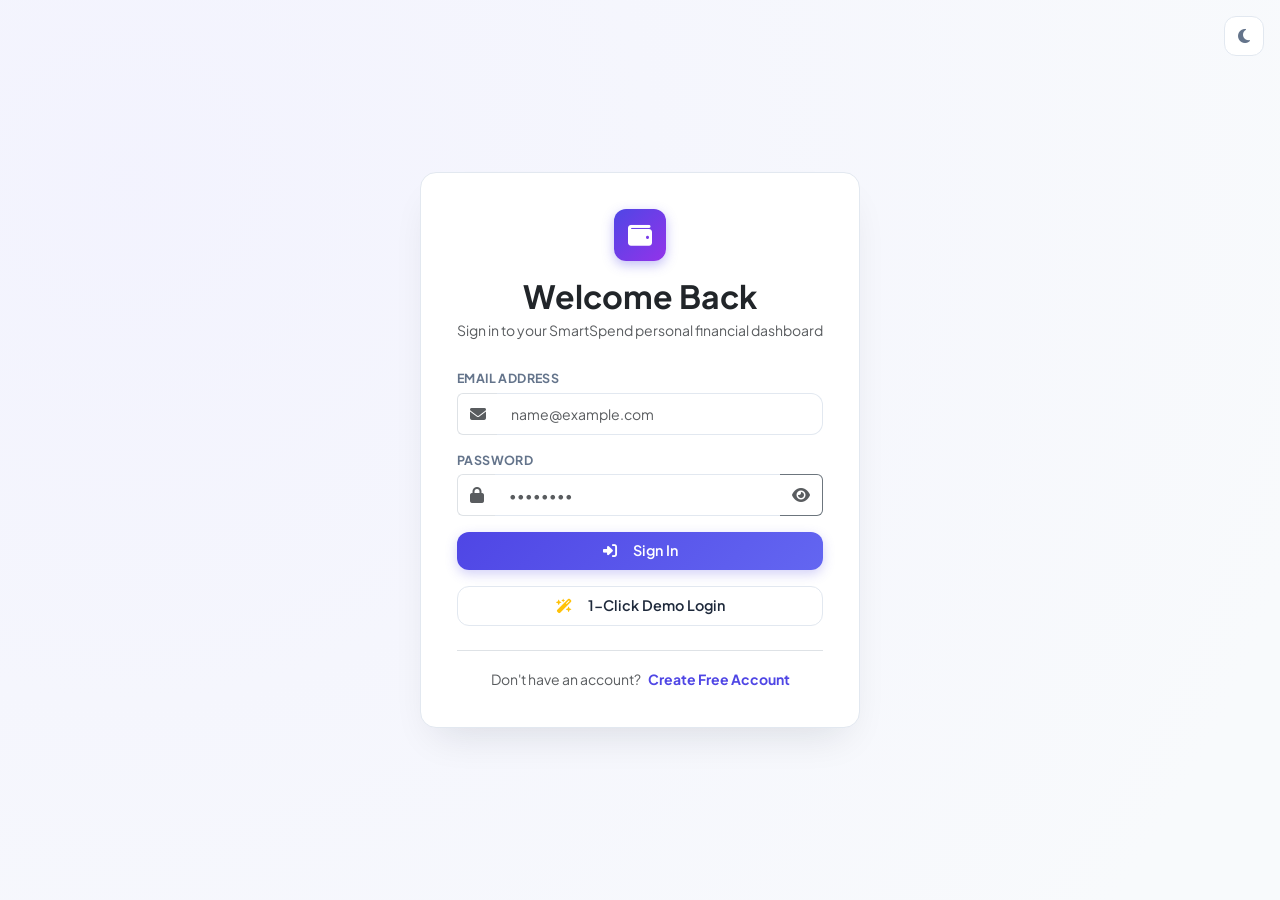
<file: frontend/budgets.html>
<!DOCTYPE html>
<html lang="en">
<head>
    <meta charset="UTF-8">
    <meta name="viewport" content="width=device-width, initial-scale=1.0">
    <title>Budgets — SmartSpend</title>
    <link rel="icon" type="image/svg+xml" href="data:image/svg+xml,<svg xmlns='http://www.w3.org/2000/svg' viewBox='0 0 24 24' fill='%234f46e5'><path d='M12 2C6.48 2 2 6.48 2 12s4.48 10 10 10 10-4.48 10-10S17.52 2 12 2zm1 14h-2v-2h2v2zm0-4h-2V7h2v5z'/></svg>">
    
    <!-- Google Fonts -->
    <link rel="preconnect" href="https://fonts.googleapis.com">
    <link rel="preconnect" href="https://fonts.gstatic.com" crossorigin>
    <link href="https://fonts.googleapis.com/css2?family=Plus+Jakarta+Sans:wght@400;500;600;700;800&family=Inter:wght@400;500;600;700&display=swap" rel="stylesheet">
    
    <!-- Bootstrap 5 CSS -->
    <link href="https://cdn.jsdelivr.net/npm/bootstrap@5.3.3/dist/css/bootstrap.min.css" rel="stylesheet">
    
    <!-- Font Awesome 6 Icons -->
    <link href="https://cdnjs.cloudflare.com/ajax/libs/font-awesome/6.5.1/css/all.min.css" rel="stylesheet">
    
    <!-- Custom CSS -->
    <link rel="stylesheet" href="css/style.css">
</head>
<body>

    <!-- Left Sidebar -->
    <aside class="sidebar">
        <div class="sidebar-brand">
            <div class="brand-icon">
                <i class="fa-solid fa-wallet"></i>
            </div>
            <div class="brand-text">
                <h2>SmartSpend</h2>
                <span>Track Smarter. Spend Better.</span>
            </div>
        </div>

        <nav class="sidebar-nav">
            <div class="nav-section-title">Menu</div>
            <a href="index.html" class="sidebar-link">
                <i class="fa-solid fa-chart-pie"></i>
                <span>Dashboard</span>
            </a>
            <a href="transactions.html" class="sidebar-link">
                <i class="fa-solid fa-arrow-right-arrow-left"></i>
                <span>Transactions</span>
            </a>
            <a href="budgets.html" class="sidebar-link active">
                <i class="fa-solid fa-bullseye"></i>
                <span>Budgets</span>
            </a>
            <a href="reports.html" class="sidebar-link">
                <i class="fa-solid fa-chart-line"></i>
                <span>Reports & Analytics</span>
            </a>

            <div class="nav-section-title mt-4">System</div>
            <a href="settings.html" class="sidebar-link">
                <i class="fa-solid fa-sliders"></i>
                <span>Settings</span>
            </a>
        </nav>

        <div class="sidebar-footer">
            <div class="user-badge">
                <div class="user-avatar" id="userAvatar">SS</div>
                <div class="user-info">
                    <div class="user-name" id="userName">Alex Morgan</div>
                    <div class="user-role" id="userEmail">demo@smartspend.com</div>
                </div>
            </div>
            <button type="button" class="btn btn-logout w-100 d-flex align-items-center justify-content-center gap-2" id="btnLogout" title="Sign out of your account">
                <i class="fa-solid fa-arrow-right-from-bracket"></i>
                <span>Logout</span>
            </button>
        </div>
    </aside>

    <!-- Main Content Area -->
    <div class="main-wrapper">
        <!-- Top Sticky Header -->
        <header class="top-navbar">
            <div class="d-flex align-items-center gap-3">
                <button type="button" class="mobile-nav-toggle" id="mobileNavToggle" aria-label="Toggle navigation">
                    <i class="fa-solid fa-bars"></i>
                </button>
                <div class="page-title">
                    <h1>Monthly Budgets</h1>
                    <p>Set spending caps by category and track utilization progress</p>
                </div>
            </div>

            <div class="nav-actions">
                <!-- Month & Year Selector -->
                <div class="d-flex align-items-center gap-2">
                    <select id="budgetMonthSelect" class="form-select form-select-custom form-select-sm" style="width: 130px;">
                        <option value="1">January</option>
                        <option value="2">February</option>
                        <option value="3">March</option>
                        <option value="4">April</option>
                        <option value="5">May</option>
                        <option value="6">June</option>
                        <option value="7">July</option>
                        <option value="8">August</option>
                        <option value="9">September</option>
                        <option value="10">October</option>
                        <option value="11">November</option>
                        <option value="12">December</option>
                    </select>
                    <select id="budgetYearSelect" class="form-select form-select-custom form-select-sm" style="width: 100px;">
                        <option value="2026">2026</option>
                        <option value="2025">2025</option>
                    </select>
                </div>

                <button type="button" class="btn-icon theme-toggle-btn" title="Toggle Light/Dark Theme">
                    <i class="fa-solid fa-moon"></i>
                </button>

                <button type="button" class="btn btn-primary-custom btn-sm" id="btnOpenAddBudget">
                    <i class="fa-solid fa-plus"></i>
                    <span>Set Budget</span>
                </button>
            </div>
        </header>

        <!-- Body Content -->
        <main class="content-body">
            <!-- Overall Monthly Budget Summary Banner -->
            <div class="card-custom mb-4" id="overallBudgetCard">
                <div class="card-header-custom">
                    <div>
                        <h4 class="fw-bold mb-1" id="overallBudgetTitle">Budget Overview for October 2026</h4>
                        <span class="small text-muted">Tracking total planned expenses vs actual spend</span>
                    </div>
                    <span class="badge badge-custom" id="overallBudgetBadge">Calculating...</span>
                </div>

                <div class="progress-custom mb-3" style="height: 14px;">
                    <div id="overallProgressBar" class="progress-bar-custom progress-normal" style="width: 0%;"></div>
                </div>

                <div class="row g-3 text-center text-sm-start">
                    <div class="col-6 col-md-3">
                        <small class="text-muted d-block">Total Budget</small>
                        <span class="fs-5 fw-bold text-dark" id="overallTotalLimit">₹0.00</span>
                    </div>
                    <div class="col-6 col-md-3">
                        <small class="text-muted d-block">Total Spent</small>
                        <span class="fs-5 fw-bold text-danger" id="overallTotalSpent">₹0.00</span>
                    </div>
                    <div class="col-6 col-md-3">
                        <small class="text-muted d-block">Remaining</small>
                        <span class="fs-5 fw-bold text-success" id="overallTotalRemaining">₹0.00</span>
                    </div>
                    <div class="col-6 col-md-3">
                        <small class="text-muted d-block">Overall Utilization</small>
                        <span class="fs-5 fw-bold text-primary" id="overallUtilizationPct">0.0%</span>
                    </div>
                </div>
            </div>

            <!-- Budgets Grid -->
            <div class="row g-4" id="budgetCardsContainer">
                <!-- Dynamically loaded cards -->
                <div class="col-12 text-center py-5 text-muted">
                    <i class="fa-solid fa-spinner fa-spin fs-4 mb-2 d-block"></i>
                    Loading monthly budgets...
                </div>
            </div>

            <!-- Empty State Container -->
            <div id="budgetEmptyState" class="empty-state d-none card-custom">
                <div class="empty-state-icon">
                    <i class="fa-solid fa-bullseye"></i>
                </div>
                <h4>No Budgets Set For This Month</h4>
                <p>Creating category budgets helps you curb impulse spending, track limit warnings, and grow your monthly savings.</p>
                <button type="button" class="btn btn-primary-custom" onclick="document.getElementById('btnOpenAddBudget').click()">
                    <i class="fa-solid fa-plus"></i> Set First Category Budget
                </button>
            </div>
        </main>
    </div>

    <!-- Add / Edit Budget Modal -->
    <div class="modal fade" id="budgetModal" tabindex="-1" aria-labelledby="budgetModalTitle" aria-hidden="true">
        <div class="modal-dialog modal-dialog-centered">
            <div class="modal-content modal-content-custom">
                <div class="modal-header modal-header-custom">
                    <h5 class="modal-title fw-bold" id="budgetModalTitle">
                        <i class="fa-solid fa-bullseye text-primary me-2"></i>
                        <span>Create Monthly Budget</span>
                    </h5>
                    <button type="button" class="btn-close" data-bs-dismiss="modal" aria-label="Close"></button>
                </div>
                <form id="budgetForm" novalidate>
                    <div class="modal-body modal-body-custom">
                        <input type="hidden" id="budgetId">

                        <!-- Category Selector -->
                        <div class="mb-3">
                            <label for="budgetCategory" class="form-label-custom">Expense Category <span class="text-danger">*</span></label>
                            <select class="form-select form-select-custom" id="budgetCategory" required>
                                <!-- Populated dynamically -->
                            </select>
                            <div class="invalid-feedback">Please choose an expense category.</div>
                        </div>

                        <!-- Monthly Limit Amount -->
                        <div class="mb-3">
                            <label for="budgetLimit" class="form-label-custom">Monthly Spending Limit <span class="text-danger">*</span></label>
                            <div class="input-group">
                                <span class="input-group-text bg-transparent border-end-0 text-muted" id="budgetCurrencyPrefix">₹</span>
                                <input type="number" step="0.01" min="0.01" class="form-control form-control-custom border-start-0" id="budgetLimit" placeholder="e.g. 8000.00" required>
                            </div>
                            <div class="invalid-feedback">Please enter a positive limit greater than 0.</div>
                        </div>

                        <!-- Month & Year (2 columns) -->
                        <div class="row g-2 mb-3">
                            <div class="col-6">
                                <label for="modalBudgetMonth" class="form-label-custom">Month <span class="text-danger">*</span></label>
                                <select class="form-select form-select-custom" id="modalBudgetMonth" required>
                                    <option value="1">January</option>
                                    <option value="2">February</option>
                                    <option value="3">March</option>
                                    <option value="4">April</option>
                                    <option value="5">May</option>
                                    <option value="6">June</option>
                                    <option value="7">July</option>
                                    <option value="8">August</option>
                                    <option value="9">September</option>
                                    <option value="10">October</option>
                                    <option value="11">November</option>
                                    <option value="12">December</option>
                                </select>
                            </div>
                            <div class="col-6">
                                <label for="modalBudgetYear" class="form-label-custom">Year <span class="text-danger">*</span></label>
                                <select class="form-select form-select-custom" id="modalBudgetYear" required>
                                    <option value="2026">2026</option>
                                    <option value="2025">2025</option>
                                </select>
                            </div>
                        </div>
                    </div>
                    <div class="modal-footer modal-footer-custom">
                        <button type="button" class="btn btn-outline-custom" data-bs-dismiss="modal">Cancel</button>
                        <button type="submit" class="btn btn-primary-custom" id="btnSaveBudget">
                            <i class="fa-solid fa-check"></i>
                            <span>Save Budget</span>
                        </button>
                    </div>
                </form>
            </div>
        </div>
    </div>

    <!-- Delete Confirmation Modal -->
    <div class="modal fade" id="deleteBudgetModal" tabindex="-1" aria-hidden="true">
        <div class="modal-dialog modal-dialog-centered modal-sm">
            <div class="modal-content modal-content-custom text-center p-3">
                <div class="modal-body">
                    <div class="empty-state-icon text-danger bg-danger-subtle mb-3">
                        <i class="fa-solid fa-trash-can"></i>
                    </div>
                    <h5 class="fw-bold mb-2">Delete Budget?</h5>
                    <p class="text-muted small mb-4">Are you sure you want to remove this category budget?</p>
                    <div class="d-flex justify-content-center gap-2">
                        <button type="button" class="btn btn-outline-custom btn-sm px-3" data-bs-dismiss="modal">Cancel</button>
                        <button type="button" class="btn btn-danger-custom btn-sm px-3" id="btnConfirmDeleteBudget">Delete</button>
                    </div>
                </div>
            </div>
        </div>
    </div>

    <!-- Scripts -->
    <script src="https://cdn.jsdelivr.net/npm/bootstrap@5.3.3/dist/js/bootstrap.bundle.min.js"></script>
    <script src="js/api.js"></script>
    <script src="js/budgets.js"></script>
</body>
</html>
</file>
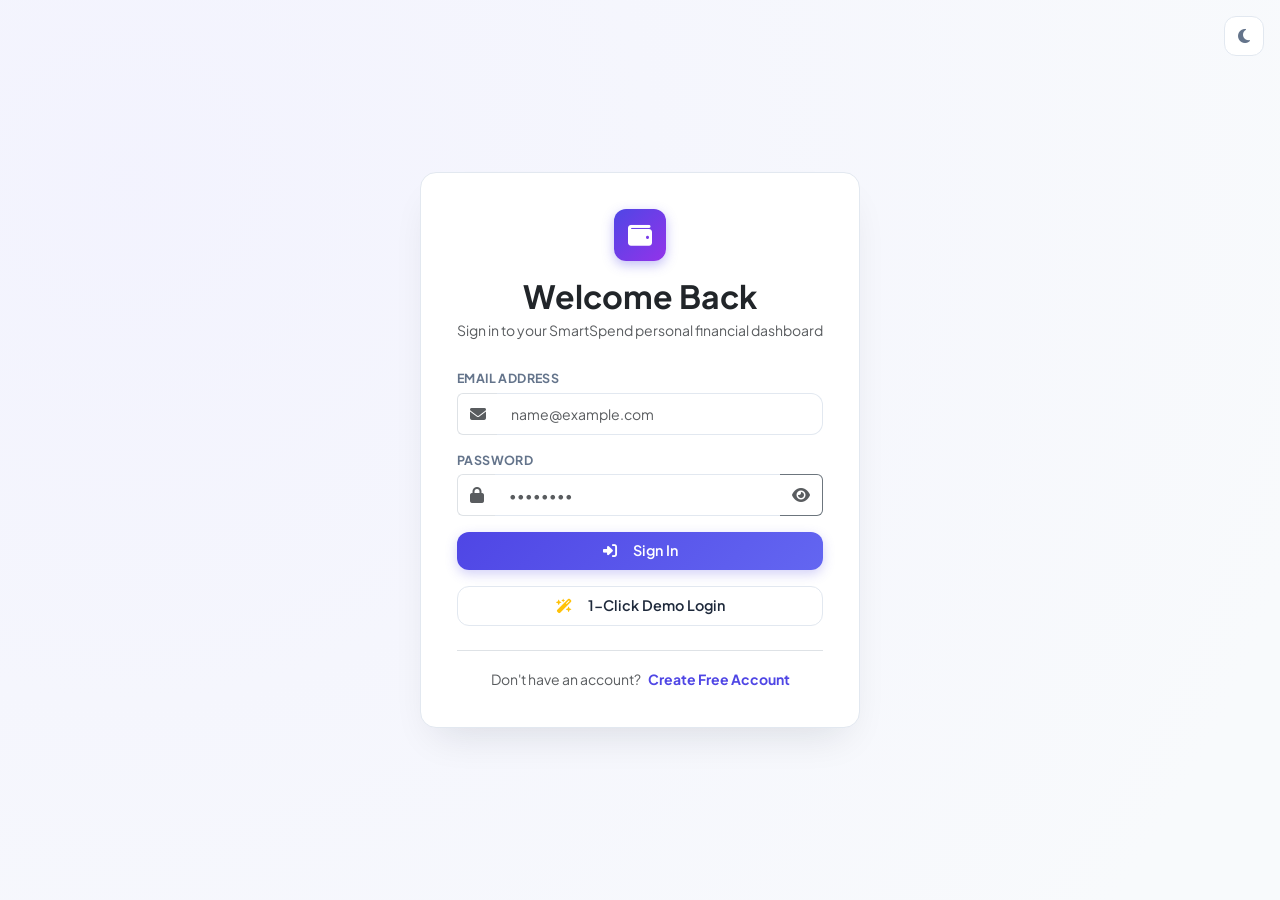
<file: frontend/login.html>
<!DOCTYPE html>
<html lang="en">
<head>
    <meta charset="UTF-8">
    <meta name="viewport" content="width=device-width, initial-scale=1.0">
    <title>Sign In — SmartSpend</title>
    <link rel="icon" type="image/svg+xml" href="data:image/svg+xml,<svg xmlns='http://www.w3.org/2000/svg' viewBox='0 0 24 24' fill='%234f46e5'><path d='M12 2C6.48 2 2 6.48 2 12s4.48 10 10 10 10-4.48 10-10S17.52 2 12 2zm1 14h-2v-2h2v2zm0-4h-2V7h2v5z'/></svg>">
    
    <!-- Google Fonts -->
    <link rel="preconnect" href="https://fonts.googleapis.com">
    <link rel="preconnect" href="https://fonts.gstatic.com" crossorigin>
    <link href="https://fonts.googleapis.com/css2?family=Plus+Jakarta+Sans:wght@400;500;600;700;800&family=Inter:wght@400;500;600;700&display=swap" rel="stylesheet">
    
    <!-- Bootstrap 5 CSS -->
    <link href="https://cdn.jsdelivr.net/npm/bootstrap@5.3.3/dist/css/bootstrap.min.css" rel="stylesheet">
    
    <!-- Font Awesome 6 Icons -->
    <link href="https://cdnjs.cloudflare.com/ajax/libs/font-awesome/6.5.1/css/all.min.css" rel="stylesheet">
    
    <!-- Custom CSS -->
    <link rel="stylesheet" href="css/style.css">
    <style>
        body {
            display: flex;
            align-items: center;
            justify-content: center;
            min-height: 100vh;
            background: radial-gradient(circle at 10% 20%, rgba(99, 102, 241, 0.08) 0%, rgba(248, 250, 252, 1) 90%);
        }
        [data-theme="dark"] body {
            background: radial-gradient(circle at 10% 20%, rgba(79, 70, 229, 0.12) 0%, rgba(11, 15, 25, 1) 90%);
        }
        .auth-card {
            width: 100%;
            max-width: 440px;
            background: var(--bg-card);
            border: 1px solid var(--border-color);
            border-radius: var(--radius-lg);
            box-shadow: 0 20px 40px -15px rgba(15, 23, 42, 0.12);
            padding: 2.25rem;
        }
    </style>
</head>
<body>

    <!-- Floating Theme Switcher -->
    <div class="position-fixed top-0 end-0 p-3">
        <button type="button" class="btn-icon theme-toggle-btn" title="Toggle Light/Dark Theme">
            <i class="fa-solid fa-moon"></i>
        </button>
    </div>

    <!-- Auth Card -->
    <div class="auth-card">
        <!-- Brand Header -->
        <div class="text-center mb-4">
            <div class="brand-icon mx-auto mb-3" style="width: 52px; height: 52px; font-size: 1.5rem;">
                <i class="fa-solid fa-wallet"></i>
            </div>
            <h2 class="fw-bold mb-1 text-dark">Welcome Back</h2>
            <p class="text-muted small">Sign in to your SmartSpend personal financial dashboard</p>
        </div>

        <!-- Login Form -->
        <form id="loginForm" novalidate>
            <div class="mb-3">
                <label for="loginEmail" class="form-label-custom">Email Address</label>
                <div class="input-group">
                    <span class="input-group-text bg-transparent border-end-0 text-muted">
                        <i class="fa-solid fa-envelope"></i>
                    </span>
                    <input type="email" class="form-control form-control-custom border-start-0" id="loginEmail" placeholder="name@example.com" required>
                </div>
                <div class="invalid-feedback">Please enter a valid email address.</div>
            </div>

            <div class="mb-3">
                <div class="d-flex justify-content-between align-items-center mb-1">
                    <label for="loginPassword" class="form-label-custom mb-0">Password</label>
                </div>
                <div class="input-group">
                    <span class="input-group-text bg-transparent border-end-0 text-muted">
                        <i class="fa-solid fa-lock"></i>
                    </span>
                    <input type="password" class="form-control form-control-custom border-start-0 border-end-0" id="loginPassword" placeholder="••••••••" required>
                    <button class="btn btn-outline-secondary border-start-0 text-muted" type="button" id="togglePasswordBtn" tabindex="-1">
                        <i class="fa-solid fa-eye" id="togglePasswordIcon"></i>
                    </button>
                </div>
                <div class="invalid-feedback">Please enter your password.</div>
            </div>

            <!-- Submit Button -->
            <button type="submit" class="btn btn-primary-custom w-100 py-2 justify-content-center mb-3" id="btnSubmitLogin">
                <i class="fa-solid fa-right-to-bracket me-2"></i>
                <span id="loginBtnText">Sign In</span>
            </button>

            <!-- 1-Click Demo Login Button -->
            <button type="button" class="btn btn-outline-custom w-100 py-2 justify-content-center mb-4" id="btnDemoLogin">
                <i class="fa-solid fa-wand-magic-sparkles text-warning me-2"></i>
                <span>1-Click Demo Login</span>
            </button>

            <!-- Register Footer Link -->
            <div class="text-center pt-3 border-top">
                <span class="text-muted small">Don't have an account?</span>
                <a href="register.html" class="fw-bold ms-1 small">Create Free Account</a>
            </div>
        </form>
    </div>

    <!-- Scripts -->
    <script src="https://cdn.jsdelivr.net/npm/bootstrap@5.3.3/dist/js/bootstrap.bundle.min.js"></script>
    <script src="js/api.js"></script>
    <script>
        document.addEventListener('DOMContentLoaded', () => {
            const loginForm = document.getElementById('loginForm');
            const emailInput = document.getElementById('loginEmail');
            const passwordInput = document.getElementById('loginPassword');
            const submitBtn = document.getElementById('btnSubmitLogin');
            const btnText = document.getElementById('loginBtnText');
            const togglePassBtn = document.getElementById('togglePasswordBtn');
            const togglePassIcon = document.getElementById('togglePasswordIcon');
            const demoBtn = document.getElementById('btnDemoLogin');

            // Toggle password visibility
            togglePassBtn.addEventListener('click', () => {
                if (passwordInput.type === 'password') {
                    passwordInput.type = 'text';
                    togglePassIcon.className = 'fa-solid fa-eye-slash';
                } else {
                    passwordInput.type = 'password';
                    togglePassIcon.className = 'fa-solid fa-eye';
                }
            });

            // 1-Click Demo Login
            demoBtn.addEventListener('click', (e) => {
                e.preventDefault();
                emailInput.value = 'demo@smartspend.com';
                passwordInput.value = 'password123';
                if (typeof loginForm.requestSubmit === 'function') {
                    loginForm.requestSubmit();
                } else {
                    submitBtn.click();
                }
            });

            // Form Submit
            loginForm.addEventListener('submit', async (e) => {
                e.preventDefault();

                if (!loginForm.checkValidity()) {
                    loginForm.classList.add('was-validated');
                    return;
                }

                const email = emailInput.value.trim().toLowerCase();
                const password = passwordInput.value;

                submitBtn.disabled = true;
                btnText.innerHTML = '<i class="fa-solid fa-spinner fa-spin me-2"></i> Signing in...';

                try {
                    await SmartSpend.login(email, password);
                    SmartSpend.showToast('Login successful! Redirecting...', 'success');
                    setTimeout(() => {
                        window.location.href = 'index.html';
                    }, 400);
                } catch (err) {
                    submitBtn.disabled = false;
                    btnText.innerHTML = '<i class="fa-solid fa-right-to-bracket me-2"></i> Sign In';
                    SmartSpend.showToast(err.message || 'Invalid email or password', 'danger');
                }
            });
        });
    </script>
</body>
</html>
</file>
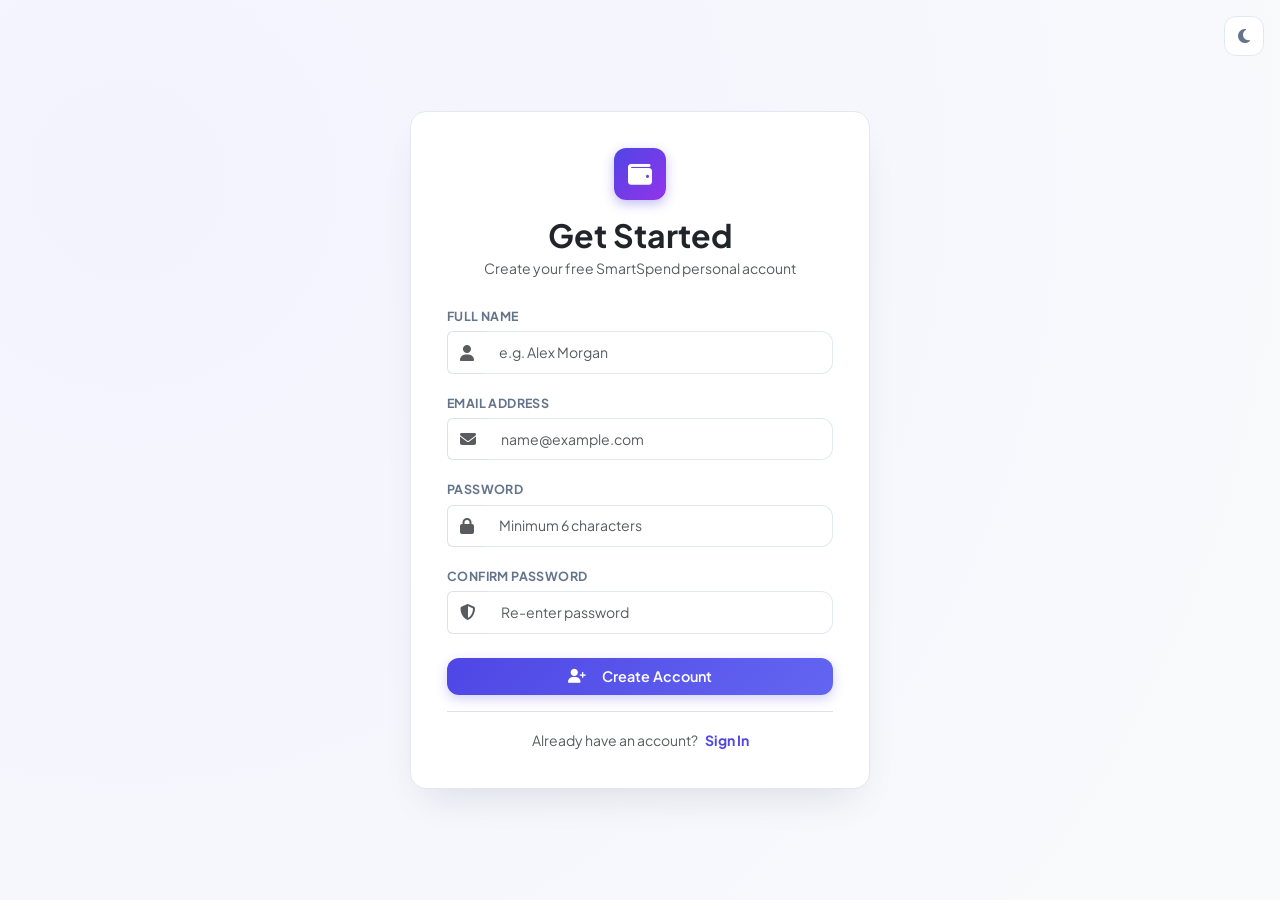
<file: frontend/register.html>
<!DOCTYPE html>
<html lang="en">
<head>
    <meta charset="UTF-8">
    <meta name="viewport" content="width=device-width, initial-scale=1.0">
    <title>Create Account — SmartSpend</title>
    <link rel="icon" type="image/svg+xml" href="data:image/svg+xml,<svg xmlns='http://www.w3.org/2000/svg' viewBox='0 0 24 24' fill='%234f46e5'><path d='M12 2C6.48 2 2 6.48 2 12s4.48 10 10 10 10-4.48 10-10S17.52 2 12 2zm1 14h-2v-2h2v2zm0-4h-2V7h2v5z'/></svg>">
    
    <!-- Google Fonts -->
    <link rel="preconnect" href="https://fonts.googleapis.com">
    <link rel="preconnect" href="https://fonts.gstatic.com" crossorigin>
    <link href="https://fonts.googleapis.com/css2?family=Plus+Jakarta+Sans:wght@400;500;600;700;800&family=Inter:wght@400;500;600;700&display=swap" rel="stylesheet">
    
    <!-- Bootstrap 5 CSS -->
    <link href="https://cdn.jsdelivr.net/npm/bootstrap@5.3.3/dist/css/bootstrap.min.css" rel="stylesheet">
    
    <!-- Font Awesome 6 Icons -->
    <link href="https://cdnjs.cloudflare.com/ajax/libs/font-awesome/6.5.1/css/all.min.css" rel="stylesheet">
    
    <!-- Custom CSS -->
    <link rel="stylesheet" href="css/style.css">
    <style>
        body {
            display: flex;
            align-items: center;
            justify-content: center;
            min-height: 100vh;
            background: radial-gradient(circle at 10% 20%, rgba(99, 102, 241, 0.08) 0%, rgba(248, 250, 252, 1) 90%);
        }
        [data-theme="dark"] body {
            background: radial-gradient(circle at 10% 20%, rgba(79, 70, 229, 0.12) 0%, rgba(11, 15, 25, 1) 90%);
        }
        .auth-card {
            width: 100%;
            max-width: 460px;
            background: var(--bg-card);
            border: 1px solid var(--border-color);
            border-radius: var(--radius-lg);
            box-shadow: 0 20px 40px -15px rgba(15, 23, 42, 0.12);
            padding: 2.25rem;
        }
    </style>
</head>
<body>

    <!-- Floating Theme Switcher -->
    <div class="position-fixed top-0 end-0 p-3">
        <button type="button" class="btn-icon theme-toggle-btn" title="Toggle Light/Dark Theme">
            <i class="fa-solid fa-moon"></i>
        </button>
    </div>

    <!-- Auth Card -->
    <div class="auth-card">
        <!-- Brand Header -->
        <div class="text-center mb-4">
            <div class="brand-icon mx-auto mb-3" style="width: 52px; height: 52px; font-size: 1.5rem;">
                <i class="fa-solid fa-wallet"></i>
            </div>
            <h2 class="fw-bold mb-1 text-dark">Get Started</h2>
            <p class="text-muted small">Create your free SmartSpend personal account</p>
        </div>

        <!-- Registration Form -->
        <form id="registerForm" novalidate>
            <!-- Full Name -->
            <div class="mb-3">
                <label for="regName" class="form-label-custom">Full Name</label>
                <div class="input-group">
                    <span class="input-group-text bg-transparent border-end-0 text-muted">
                        <i class="fa-solid fa-user"></i>
                    </span>
                    <input type="text" class="form-control form-control-custom border-start-0" id="regName" placeholder="e.g. Alex Morgan" required minlength="2" maxlength="100">
                </div>
                <div class="invalid-feedback">Please enter your name (at least 2 characters).</div>
            </div>

            <!-- Email Address -->
            <div class="mb-3">
                <label for="regEmail" class="form-label-custom">Email Address</label>
                <div class="input-group">
                    <span class="input-group-text bg-transparent border-end-0 text-muted">
                        <i class="fa-solid fa-envelope"></i>
                    </span>
                    <input type="email" class="form-control form-control-custom border-start-0" id="regEmail" placeholder="name@example.com" required maxlength="150">
                </div>
                <div class="invalid-feedback">Please enter a valid email address.</div>
            </div>

            <!-- Password -->
            <div class="mb-3">
                <label for="regPassword" class="form-label-custom">Password</label>
                <div class="input-group">
                    <span class="input-group-text bg-transparent border-end-0 text-muted">
                        <i class="fa-solid fa-lock"></i>
                    </span>
                    <input type="password" class="form-control form-control-custom border-start-0" id="regPassword" placeholder="Minimum 6 characters" required minlength="6">
                </div>
                <div class="invalid-feedback">Password must be at least 6 characters long.</div>
            </div>

            <!-- Confirm Password -->
            <div class="mb-4">
                <label for="regConfirmPassword" class="form-label-custom">Confirm Password</label>
                <div class="input-group">
                    <span class="input-group-text bg-transparent border-end-0 text-muted">
                        <i class="fa-solid fa-shield-halved"></i>
                    </span>
                    <input type="password" class="form-control form-control-custom border-start-0" id="regConfirmPassword" placeholder="Re-enter password" required>
                </div>
                <div class="invalid-feedback" id="confirmFeedback">Passwords do not match.</div>
            </div>

            <!-- Submit Button -->
            <button type="submit" class="btn btn-primary-custom w-100 py-2 justify-content-center mb-3" id="btnSubmitRegister">
                <i class="fa-solid fa-user-plus me-2"></i>
                <span id="regBtnText">Create Account</span>
            </button>

            <!-- Login Footer Link -->
            <div class="text-center pt-3 border-top">
                <span class="text-muted small">Already have an account?</span>
                <a href="login.html" class="fw-bold ms-1 small">Sign In</a>
            </div>
        </form>
    </div>

    <!-- Scripts -->
    <script src="https://cdn.jsdelivr.net/npm/bootstrap@5.3.3/dist/js/bootstrap.bundle.min.js"></script>
    <script src="js/api.js"></script>
    <script>
        document.addEventListener('DOMContentLoaded', () => {
            const regForm = document.getElementById('registerForm');
            const nameInput = document.getElementById('regName');
            const emailInput = document.getElementById('regEmail');
            const passInput = document.getElementById('regPassword');
            const confirmInput = document.getElementById('regConfirmPassword');
            const submitBtn = document.getElementById('btnSubmitRegister');
            const btnText = document.getElementById('regBtnText');

            regForm.addEventListener('submit', async (e) => {
                e.preventDefault();

                if (passInput.value !== confirmInput.value) {
                    confirmInput.setCustomValidity("Passwords do not match");
                } else {
                    confirmInput.setCustomValidity("");
                }

                if (!regForm.checkValidity()) {
                    regForm.classList.add('was-validated');
                    return;
                }

                submitBtn.disabled = true;
                btnText.innerHTML = '<i class="fa-solid fa-spinner fa-spin me-2"></i> Creating account...';

                try {
                    await SmartSpend.register(nameInput.value.trim(), emailInput.value.trim().toLowerCase(), passInput.value);
                    SmartSpend.showToast('Account created successfully! Redirecting...', 'success');
                    setTimeout(() => {
                        window.location.href = 'index.html';
                    }, 400);
                } catch (err) {
                    submitBtn.disabled = false;
                    btnText.innerHTML = '<i class="fa-solid fa-user-plus me-2"></i> Create Account';
                    SmartSpend.showToast(err.message || 'Registration failed.', 'danger');
                }
            });
        });
    </script>
</body>
</html>
</file>
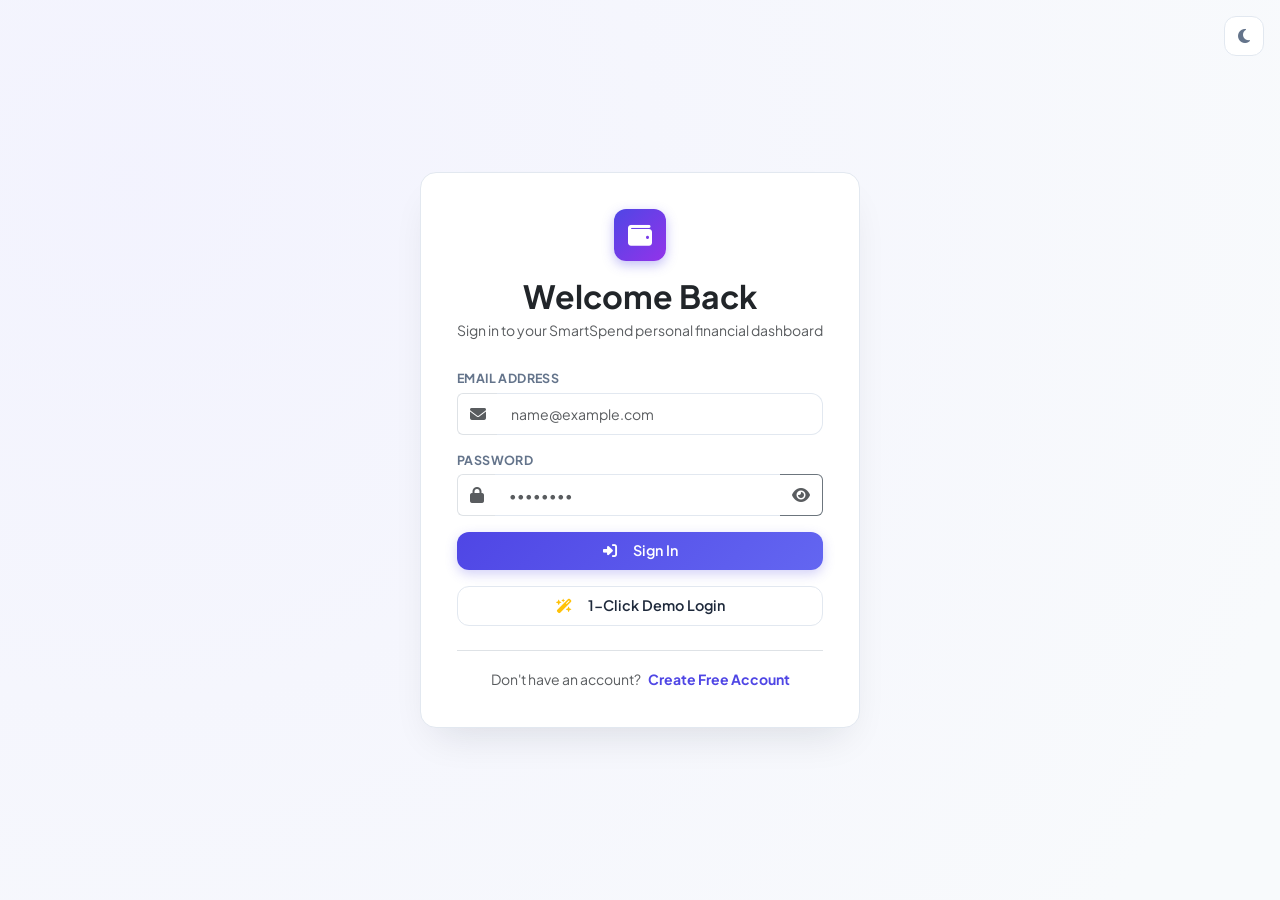
<file: frontend/settings.html>
<!DOCTYPE html>
<html lang="en">
<head>
    <meta charset="UTF-8">
    <meta name="viewport" content="width=device-width, initial-scale=1.0">
    <title>Settings — SmartSpend</title>
    <link rel="icon" type="image/svg+xml" href="data:image/svg+xml,<svg xmlns='http://www.w3.org/2000/svg' viewBox='0 0 24 24' fill='%234f46e5'><path d='M12 2C6.48 2 2 6.48 2 12s4.48 10 10 10 10-4.48 10-10S17.52 2 12 2zm1 14h-2v-2h2v2zm0-4h-2V7h2v5z'/></svg>">
    
    <!-- Google Fonts -->
    <link rel="preconnect" href="https://fonts.googleapis.com">
    <link rel="preconnect" href="https://fonts.gstatic.com" crossorigin>
    <link href="https://fonts.googleapis.com/css2?family=Plus+Jakarta+Sans:wght@400;500;600;700;800&family=Inter:wght@400;500;600;700&display=swap" rel="stylesheet">
    
    <!-- Bootstrap 5 CSS -->
    <link href="https://cdn.jsdelivr.net/npm/bootstrap@5.3.3/dist/css/bootstrap.min.css" rel="stylesheet">
    
    <!-- Font Awesome 6 Icons -->
    <link href="https://cdnjs.cloudflare.com/ajax/libs/font-awesome/6.5.1/css/all.min.css" rel="stylesheet">
    
    <!-- Custom CSS -->
    <link rel="stylesheet" href="css/style.css">
</head>
<body>

    <!-- Left Sidebar -->
    <aside class="sidebar">
        <div class="sidebar-brand">
            <div class="brand-icon">
                <i class="fa-solid fa-wallet"></i>
            </div>
            <div class="brand-text">
                <h2>SmartSpend</h2>
                <span>Track Smarter. Spend Better.</span>
            </div>
        </div>

        <nav class="sidebar-nav">
            <div class="nav-section-title">Menu</div>
            <a href="index.html" class="sidebar-link">
                <i class="fa-solid fa-chart-pie"></i>
                <span>Dashboard</span>
            </a>
            <a href="transactions.html" class="sidebar-link">
                <i class="fa-solid fa-arrow-right-arrow-left"></i>
                <span>Transactions</span>
            </a>
            <a href="budgets.html" class="sidebar-link">
                <i class="fa-solid fa-bullseye"></i>
                <span>Budgets</span>
            </a>
            <a href="reports.html" class="sidebar-link">
                <i class="fa-solid fa-chart-line"></i>
                <span>Reports & Analytics</span>
            </a>

            <div class="nav-section-title mt-4">System</div>
            <a href="settings.html" class="sidebar-link active">
                <i class="fa-solid fa-sliders"></i>
                <span>Settings</span>
            </a>
        </nav>

        <div class="sidebar-footer">
            <div class="user-badge">
                <div class="user-avatar" id="userAvatar">SS</div>
                <div class="user-info">
                    <div class="user-name" id="userName">Alex Morgan</div>
                    <div class="user-role" id="userEmail">demo@smartspend.com</div>
                </div>
            </div>
            <button type="button" class="btn btn-logout w-100 d-flex align-items-center justify-content-center gap-2" id="btnLogout" title="Sign out of your account">
                <i class="fa-solid fa-arrow-right-from-bracket"></i>
                <span>Logout</span>
            </button>
        </div>
    </aside>

    <!-- Main Content Area -->
    <div class="main-wrapper">
        <!-- Top Sticky Header -->
        <header class="top-navbar">
            <div class="d-flex align-items-center gap-3">
                <button type="button" class="mobile-nav-toggle" id="mobileNavToggle" aria-label="Toggle navigation">
                    <i class="fa-solid fa-bars"></i>
                </button>
                <div class="page-title">
                    <h1>Settings & Preferences</h1>
                    <p>Customize display currency, formatting, themes, and manage data</p>
                </div>
            </div>

            <div class="nav-actions">
                <button type="button" class="btn-icon theme-toggle-btn" title="Toggle Light/Dark Theme">
                    <i class="fa-solid fa-moon"></i>
                </button>
            </div>
        </header>

        <!-- Body Content -->
        <main class="content-body">
            <div class="row g-4 justify-content-center">
                <div class="col-12 col-lg-8">
                    <!-- User Account Card -->
                    <div class="card-custom mb-4">
                        <div class="card-header-custom">
                            <h3 class="card-title-custom">
                                <i class="fa-solid fa-circle-user text-primary"></i>
                                <span>User Account</span>
                            </h3>
                            <span class="badge badge-custom badge-income">Active Session</span>
                        </div>
                        <div class="d-flex align-items-center justify-content-between p-3 border rounded-3 bg-light">
                            <div class="d-flex align-items-center gap-3">
                                <div class="user-avatar" id="accountAvatar" style="width: 48px; height: 48px; font-size: 1.1rem;">SS</div>
                                <div>
                                    <h5 class="fw-bold mb-0 text-dark" id="accountFullName">Loading...</h5>
                                    <span class="text-muted small" id="accountEmail">loading...</span>
                                </div>
                            </div>
                            <button type="button" class="btn btn-outline-danger btn-sm" id="btnAccountLogout">
                                <i class="fa-solid fa-arrow-right-from-bracket me-1"></i> Sign Out
                            </button>
                        </div>
                    </div>

                    <!-- Preferences Form Card -->
                    <div class="card-custom mb-4">
                        <div class="card-header-custom">
                            <h3 class="card-title-custom">
                                <i class="fa-solid fa-palette text-primary"></i>
                                <span>Display & Localization</span>
                            </h3>
                            <span class="badge badge-custom badge-category">Local Storage</span>
                        </div>

                        <form id="settingsForm">
                            <!-- Currency -->
                            <div class="mb-4">
                                <label for="settingCurrency" class="form-label-custom">Preferred Currency Symbol</label>
                                <select id="settingCurrency" class="form-select form-select-custom">
                                    <option value="₹" data-code="INR">₹ — Indian Rupee (INR)</option>
                                    <option value="$" data-code="USD">$ — US Dollar (USD)</option>
                                    <option value="€" data-code="EUR">€ — Euro (EUR)</option>
                                    <option value="£" data-code="GBP">£ — British Pound (GBP)</option>
                                    <option value="¥" data-code="JPY">¥ — Japanese Yen (JPY)</option>
                                    <option value="A$" data-code="AUD">A$ — Australian Dollar (AUD)</option>
                                    <option value="C$" data-code="CAD">C$ — Canadian Dollar (CAD)</option>
                                </select>
                                <small class="text-muted d-block mt-1">Default is Indian Rupee (₹). Applied across all amounts and charts.</small>
                            </div>

                            <!-- Number Formatting -->
                            <div class="mb-4">
                                <label for="settingNumberFormat" class="form-label-custom">Numbering System</label>
                                <select id="settingNumberFormat" class="form-select form-select-custom">
                                    <option value="indian">Indian System (Lakhs & Crores — e.g. ₹1,25,000.00)</option>
                                    <option value="international">International System (Millions — e.g. 125,000.00)</option>
                                </select>
                                <small class="text-muted d-block mt-1">Controls comma grouping separators for large financial totals.</small>
                            </div>

                            <!-- Date Format -->
                            <div class="mb-4">
                                <label for="settingDateFormat" class="form-label-custom">Date Display Format</label>
                                <select id="settingDateFormat" class="form-select form-select-custom">
                                    <option value="DD/MM/YYYY">DD/MM/YYYY (e.g. 15/10/2026)</option>
                                    <option value="MM/DD/YYYY">MM/DD/YYYY (e.g. 10/15/2026)</option>
                                    <option value="YYYY-MM-DD">YYYY-MM-DD (e.g. 2026-10-15)</option>
                                </select>
                            </div>

                            <!-- Theme Selection -->
                            <div class="mb-4">
                                <label class="form-label-custom">Color Theme</label>
                                <div class="row g-3">
                                    <div class="col-6">
                                        <div class="form-check p-3 border rounded-3 cursor-pointer" id="themeLightOption">
                                            <input class="form-check-input" type="radio" name="settingTheme" id="themeLight" value="light" checked>
                                            <label class="form-check-label fw-bold d-block cursor-pointer" for="themeLight">
                                                <i class="fa-solid fa-sun text-warning me-1"></i> Light Theme
                                            </label>
                                            <small class="text-muted">Clean white and navy blue dashboard</small>
                                        </div>
                                    </div>
                                    <div class="col-6">
                                        <div class="form-check p-3 border rounded-3 cursor-pointer" id="themeDarkOption">
                                            <input class="form-check-input" type="radio" name="settingTheme" id="themeDark" value="dark">
                                            <label class="form-check-label fw-bold d-block cursor-pointer" for="themeDark">
                                                <i class="fa-solid fa-moon text-primary me-1"></i> Dark Theme
                                            </label>
                                            <small class="text-muted">High-contrast midnight dark mode</small>
                                        </div>
                                    </div>
                                </div>
                            </div>

                            <button type="submit" class="btn btn-primary-custom" id="btnSaveSettings">
                                <i class="fa-solid fa-floppy-disk"></i>
                                <span>Save Preferences</span>
                            </button>
                        </form>
                    </div>

                    <!-- Data Management Card -->
                    <div class="card-custom mb-4">
                        <div class="card-header-custom">
                            <h3 class="card-title-custom">
                                <i class="fa-solid fa-database text-warning"></i>
                                <span>Data Management & Demo Utilities</span>
                            </h3>
                            <span class="badge badge-custom badge-method">MySQL Database</span>
                        </div>
                        <p class="text-muted small mb-3">
                            Need a fresh start or want to reset back to the realistic portfolio dataset for testing? Use the action below.
                        </p>
                        <div class="d-flex align-items-center justify-content-between p-3 border rounded-3 bg-light">
                            <div>
                                <h6 class="fw-bold mb-1">Reset / Reload Demo Dataset</h6>
                                <small class="text-muted">Resets transactions and budgets to default sample data across months.</small>
                            </div>
                            <button type="button" class="btn btn-outline-danger btn-sm" id="btnTriggerReset">
                                <i class="fa-solid fa-rotate"></i> Reset Demo Data
                            </button>
                        </div>
                    </div>

                    <!-- System Information Card -->
                    <div class="card-custom">
                        <div class="card-header-custom">
                            <h3 class="card-title-custom">
                                <i class="fa-solid fa-circle-info text-info"></i>
                                <span>Project Architecture & Stack</span>
                            </h3>
                            <span class="badge badge-custom badge-income">Verified</span>
                        </div>
                        <div class="row g-3 small">
                            <div class="col-6 col-md-3">
                                <span class="text-muted d-block">Application</span>
                                <strong>SmartSpend v1.0</strong>
                            </div>
                            <div class="col-6 col-md-3">
                                <span class="text-muted d-block">Backend</span>
                                <strong>Spring Boot 3.3.5</strong>
                            </div>
                            <div class="col-6 col-md-3">
                                <span class="text-muted d-block">Runtime</span>
                                <strong>Java 21 / 26</strong>
                            </div>
                            <div class="col-6 col-md-3">
                                <span class="text-muted d-block">Database</span>
                                <strong>MySQL 8.0 (InnoDB)</strong>
                            </div>
                            <div class="col-6 col-md-3">
                                <span class="text-muted d-block">ORM</span>
                                <strong>Hibernate Data JPA</strong>
                            </div>
                            <div class="col-6 col-md-3">
                                <span class="text-muted d-block">UI Framework</span>
                                <strong>Bootstrap 5 & Chart.js</strong>
                            </div>
                            <div class="col-6 col-md-3">
                                <span class="text-muted d-block">Icons</span>
                                <strong>Font Awesome 6</strong>
                            </div>
                            <div class="col-6 col-md-3">
                                <span class="text-muted d-block">Architecture</span>
                                <strong>Clean Layered REST</strong>
                            </div>
                        </div>
                    </div>
                </div>
            </div>
        </main>
    </div>

    <!-- Reset Confirmation Modal -->
    <div class="modal fade" id="resetConfirmModal" tabindex="-1" aria-hidden="true">
        <div class="modal-dialog modal-dialog-centered modal-sm">
            <div class="modal-content modal-content-custom text-center p-3">
                <div class="modal-body">
                    <div class="empty-state-icon text-warning bg-warning-subtle mb-3">
                        <i class="fa-solid fa-triangle-exclamation"></i>
                    </div>
                    <h5 class="fw-bold mb-2">Reset Demo Data?</h5>
                    <p class="text-muted small mb-4">This will clear existing records and restore the complete initial demonstration dataset.</p>
                    <div class="d-flex justify-content-center gap-2">
                        <button type="button" class="btn btn-outline-custom btn-sm px-3" data-bs-dismiss="modal">Cancel</button>
                        <button type="button" class="btn btn-danger-custom btn-sm px-3" id="btnConfirmReset">Yes, Reset</button>
                    </div>
                </div>
            </div>
        </div>
    </div>

    <!-- Scripts -->
    <script src="https://cdn.jsdelivr.net/npm/bootstrap@5.3.3/dist/js/bootstrap.bundle.min.js"></script>
    <script src="js/api.js"></script>
    <script src="js/settings.js"></script>
</body>
</html>
</file>
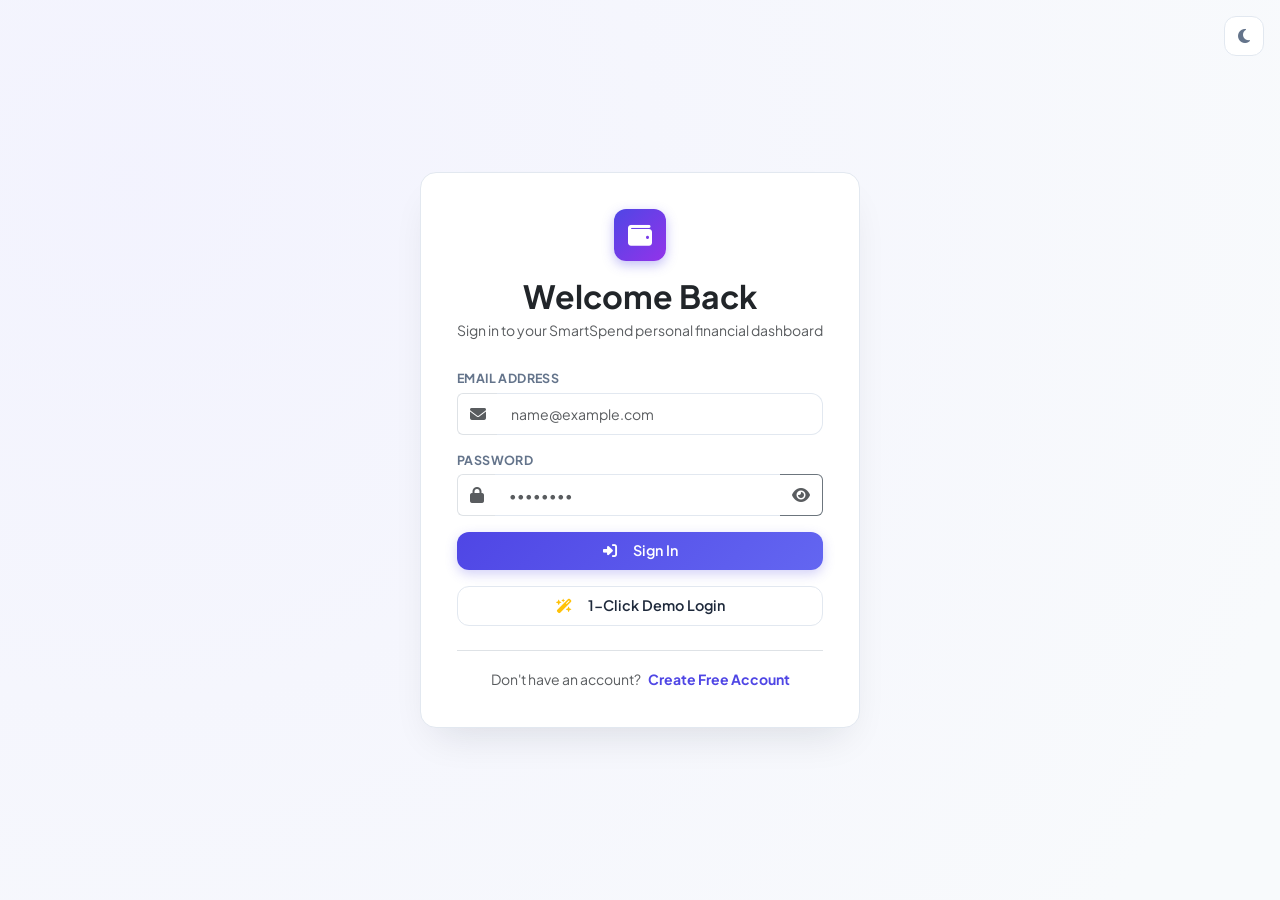
<file: frontend/transactions.html>
<!DOCTYPE html>
<html lang="en">
<head>
    <meta charset="UTF-8">
    <meta name="viewport" content="width=device-width, initial-scale=1.0">
    <title>Transactions — SmartSpend</title>
    <link rel="icon" type="image/svg+xml" href="data:image/svg+xml,<svg xmlns='http://www.w3.org/2000/svg' viewBox='0 0 24 24' fill='%234f46e5'><path d='M12 2C6.48 2 2 6.48 2 12s4.48 10 10 10 10-4.48 10-10S17.52 2 12 2zm1 14h-2v-2h2v2zm0-4h-2V7h2v5z'/></svg>">
    
    <!-- Google Fonts -->
    <link rel="preconnect" href="https://fonts.googleapis.com">
    <link rel="preconnect" href="https://fonts.gstatic.com" crossorigin>
    <link href="https://fonts.googleapis.com/css2?family=Plus+Jakarta+Sans:wght@400;500;600;700;800&family=Inter:wght@400;500;600;700&display=swap" rel="stylesheet">
    
    <!-- Bootstrap 5 CSS -->
    <link href="https://cdn.jsdelivr.net/npm/bootstrap@5.3.3/dist/css/bootstrap.min.css" rel="stylesheet">
    
    <!-- Font Awesome 6 Icons -->
    <link href="https://cdnjs.cloudflare.com/ajax/libs/font-awesome/6.5.1/css/all.min.css" rel="stylesheet">
    
    <!-- Custom CSS -->
    <link rel="stylesheet" href="css/style.css">
</head>
<body>

    <!-- Left Sidebar -->
    <aside class="sidebar">
        <div class="sidebar-brand">
            <div class="brand-icon">
                <i class="fa-solid fa-wallet"></i>
            </div>
            <div class="brand-text">
                <h2>SmartSpend</h2>
                <span>Track Smarter. Spend Better.</span>
            </div>
        </div>

        <nav class="sidebar-nav">
            <div class="nav-section-title">Menu</div>
            <a href="index.html" class="sidebar-link">
                <i class="fa-solid fa-chart-pie"></i>
                <span>Dashboard</span>
            </a>
            <a href="transactions.html" class="sidebar-link active">
                <i class="fa-solid fa-arrow-right-arrow-left"></i>
                <span>Transactions</span>
            </a>
            <a href="budgets.html" class="sidebar-link">
                <i class="fa-solid fa-bullseye"></i>
                <span>Budgets</span>
            </a>
            <a href="reports.html" class="sidebar-link">
                <i class="fa-solid fa-chart-line"></i>
                <span>Reports & Analytics</span>
            </a>

            <div class="nav-section-title mt-4">System</div>
            <a href="settings.html" class="sidebar-link">
                <i class="fa-solid fa-sliders"></i>
                <span>Settings</span>
            </a>
        </nav>

        <div class="sidebar-footer">
            <div class="user-badge">
                <div class="user-avatar" id="userAvatar">SS</div>
                <div class="user-info">
                    <div class="user-name" id="userName">Alex Morgan</div>
                    <div class="user-role" id="userEmail">demo@smartspend.com</div>
                </div>
            </div>
            <button type="button" class="btn btn-logout w-100 d-flex align-items-center justify-content-center gap-2" id="btnLogout" title="Sign out of your account">
                <i class="fa-solid fa-arrow-right-from-bracket"></i>
                <span>Logout</span>
            </button>
        </div>
    </aside>

    <!-- Main Content Area -->
    <div class="main-wrapper">
        <!-- Top Sticky Header -->
        <header class="top-navbar">
            <div class="d-flex align-items-center gap-3">
                <button type="button" class="mobile-nav-toggle" id="mobileNavToggle" aria-label="Toggle navigation">
                    <i class="fa-solid fa-bars"></i>
                </button>
                <div class="page-title">
                    <h1>Transactions</h1>
                    <p>Manage, search, and filter all your financial entries</p>
                </div>
            </div>

            <div class="nav-actions">
                <button type="button" class="btn-icon theme-toggle-btn" title="Toggle Light/Dark Theme">
                    <i class="fa-solid fa-moon"></i>
                </button>

                <button type="button" class="btn btn-outline-custom btn-sm" id="btnExportCsv">
                    <i class="fa-solid fa-file-csv text-success"></i>
                    <span>Export CSV</span>
                </button>

                <button type="button" class="btn btn-primary-custom btn-sm" id="btnOpenAddModal">
                    <i class="fa-solid fa-plus"></i>
                    <span>Add Transaction</span>
                </button>
            </div>
        </header>

        <!-- Body Content -->
        <main class="content-body">
            <!-- Filter & Search Toolbar Card -->
            <div class="filter-card">
                <div class="row g-3">
                    <!-- Search Input -->
                    <div class="col-12 col-md-4">
                        <label class="form-label-custom">Search</label>
                        <div class="input-group">
                            <span class="input-group-text bg-transparent border-end-0 text-muted">
                                <i class="fa-solid fa-magnifying-glass"></i>
                            </span>
                            <input type="text" id="filterSearch" class="form-control form-control-custom border-start-0" placeholder="Search title or description...">
                        </div>
                    </div>

                    <!-- Type Filter -->
                    <div class="col-6 col-md-2">
                        <label class="form-label-custom">Type</label>
                        <select id="filterType" class="form-select form-select-custom">
                            <option value="">All Types</option>
                            <option value="INCOME">Income</option>
                            <option value="EXPENSE">Expense</option>
                        </select>
                    </div>

                    <!-- Category Filter -->
                    <div class="col-6 col-md-3">
                        <label class="form-label-custom">Category</label>
                        <select id="filterCategory" class="form-select form-select-custom">
                            <option value="">All Categories</option>
                        </select>
                    </div>

                    <!-- Payment Method Filter -->
                    <div class="col-6 col-md-3">
                        <label class="form-label-custom">Payment Method</label>
                        <select id="filterPayment" class="form-select form-select-custom">
                            <option value="">All Methods</option>
                            <option value="UPI">UPI</option>
                            <option value="Credit Card">Credit Card</option>
                            <option value="Debit Card">Debit Card</option>
                            <option value="Bank Transfer">Bank Transfer</option>
                            <option value="Net Banking">Net Banking</option>
                            <option value="Cash">Cash</option>
                        </select>
                    </div>

                    <!-- Date Range: Start Date -->
                    <div class="col-6 col-md-3">
                        <label class="form-label-custom">Start Date</label>
                        <input type="date" id="filterStartDate" class="form-control form-control-custom">
                    </div>

                    <!-- Date Range: End Date -->
                    <div class="col-6 col-md-3">
                        <label class="form-label-custom">End Date</label>
                        <input type="date" id="filterEndDate" class="form-control form-control-custom">
                    </div>

                    <!-- Sort By -->
                    <div class="col-6 col-md-2">
                        <label class="form-label-custom">Sort By</label>
                        <select id="filterSortBy" class="form-select form-select-custom">
                            <option value="transactionDate">Date</option>
                            <option value="amount">Amount</option>
                            <option value="title">Title</option>
                        </select>
                    </div>

                    <!-- Sort Order -->
                    <div class="col-6 col-md-2">
                        <label class="form-label-custom">Order</label>
                        <select id="filterSortDirection" class="form-select form-select-custom">
                            <option value="DESC">Newest / Highest</option>
                            <option value="ASC">Oldest / Lowest</option>
                        </select>
                    </div>

                    <!-- Clear Filters Button -->
                    <div class="col-12 col-md-2 d-flex align-items-end">
                        <button type="button" class="btn btn-outline-custom w-100" id="btnClearFilters">
                            <i class="fa-solid fa-rotate-left"></i>
                            <span>Clear</span>
                        </button>
                    </div>
                </div>
            </div>

            <!-- Summary Strip -->
            <div class="row g-3 mb-4">
                <div class="col-6 col-lg-3">
                    <div class="stat-card income p-3">
                        <span class="stat-label">Filtered Income</span>
                        <div class="fs-4 fw-bold text-success" id="summaryFilteredIncome">₹0.00</div>
                    </div>
                </div>
                <div class="col-6 col-lg-3">
                    <div class="stat-card expense p-3">
                        <span class="stat-label">Filtered Expenses</span>
                        <div class="fs-4 fw-bold text-danger" id="summaryFilteredExpense">₹0.00</div>
                    </div>
                </div>
                <div class="col-6 col-lg-3">
                    <div class="stat-card balance p-3">
                        <span class="stat-label">Filtered Net</span>
                        <div class="fs-4 fw-bold text-primary" id="summaryFilteredNet">₹0.00</div>
                    </div>
                </div>
                <div class="col-6 col-lg-3">
                    <div class="stat-card transactions p-3">
                        <span class="stat-label">Records Found</span>
                        <div class="fs-4 fw-bold text-info" id="summaryFilteredCount">0</div>
                    </div>
                </div>
            </div>

            <!-- Transaction Table Card -->
            <div class="card-custom">
                <div class="card-header-custom">
                    <h3 class="card-title-custom">
                        <i class="fa-solid fa-list-check text-primary"></i>
                        <span>Transaction Records</span>
                    </h3>
                    <div class="d-flex align-items-center gap-2">
                        <span class="small text-muted" id="paginationInfo">Showing 0 of 0 records</span>
                    </div>
                </div>

                <div class="table-responsive-custom">
                    <table class="table-custom">
                        <thead>
                            <tr>
                                <th>Date</th>
                                <th>Title / Payee</th>
                                <th>Category</th>
                                <th>Type</th>
                                <th>Payment Method</th>
                                <th class="text-end">Amount</th>
                                <th class="text-center">Actions</th>
                            </tr>
                        </thead>
                        <tbody id="transactionsTableBody">
                            <tr>
                                <td colspan="7" class="text-center py-5 text-muted">
                                    <i class="fa-solid fa-spinner fa-spin fs-4 mb-2 d-block"></i>
                                    Loading transactions...
                                </td>
                            </tr>
                        </tbody>
                    </table>
                </div>

                <!-- Empty State Container (shown when no records match) -->
                <div id="tableEmptyState" class="empty-state d-none">
                    <div class="empty-state-icon">
                        <i class="fa-solid fa-magnifying-glass"></i>
                    </div>
                    <h4>No Transactions Found</h4>
                    <p>No transactions match your current search and filter criteria. Try adjusting your filters or add a new transaction.</p>
                    <button type="button" class="btn btn-outline-custom btn-sm me-2" onclick="document.getElementById('btnClearFilters').click()">
                        <i class="fa-solid fa-rotate-left"></i> Reset Filters
                    </button>
                    <button type="button" class="btn btn-primary-custom btn-sm" onclick="document.getElementById('btnOpenAddModal').click()">
                        <i class="fa-solid fa-plus"></i> Add Transaction
                    </button>
                </div>

                <!-- Pagination Footer -->
                <div class="d-flex flex-column flex-sm-row justify-content-between align-items-center pt-3 border-top mt-3" id="paginationContainer">
                    <div class="small text-muted mb-2 mb-sm-0" id="paginationDetails">
                        Page 1 of 1
                    </div>
                    <ul class="pagination pagination-sm mb-0 gap-1" id="paginationControls">
                        <!-- Dynamic pagination links -->
                    </ul>
                </div>
            </div>
        </main>
    </div>

    <!-- Add / Edit Transaction Modal -->
    <div class="modal fade" id="transactionModal" tabindex="-1" aria-labelledby="transactionModalTitle" aria-hidden="true">
        <div class="modal-dialog modal-dialog-centered">
            <div class="modal-content modal-content-custom">
                <div class="modal-header modal-header-custom">
                    <h5 class="modal-title fw-bold" id="transactionModalTitle">
                        <i class="fa-solid fa-circle-plus text-primary me-2"></i>
                        <span>Add Transaction</span>
                    </h5>
                    <button type="button" class="btn-close" data-bs-dismiss="modal" aria-label="Close"></button>
                </div>
                <form id="transactionForm" novalidate>
                    <div class="modal-body modal-body-custom">
                        <input type="hidden" id="txId">

                        <!-- Type Selector (Income vs Expense) -->
                        <div class="mb-3">
                            <label class="form-label-custom">Transaction Type</label>
                            <div class="btn-group w-100" role="group">
                                <input type="radio" class="btn-check" name="txType" id="typeExpense" value="EXPENSE" checked>
                                <label class="btn btn-outline-danger fw-bold" for="typeExpense">
                                    <i class="fa-solid fa-minus me-1"></i> Expense
                                </label>
                                <input type="radio" class="btn-check" name="txType" id="typeIncome" value="INCOME">
                                <label class="btn btn-outline-success fw-bold" for="typeIncome">
                                    <i class="fa-solid fa-plus me-1"></i> Income
                                </label>
                            </div>
                        </div>

                        <!-- Title -->
                        <div class="mb-3">
                            <label for="txTitle" class="form-label-custom">Title / Payee <span class="text-danger">*</span></label>
                            <input type="text" class="form-control form-control-custom" id="txTitle" placeholder="e.g. Supermarket Grocery, Salary" required maxlength="255">
                            <div class="invalid-feedback">Please enter a valid title.</div>
                        </div>

                        <!-- Amount & Date (2 columns) -->
                        <div class="row g-2 mb-3">
                            <div class="col-6">
                                <label for="txAmount" class="form-label-custom">Amount <span class="text-danger">*</span></label>
                                <div class="input-group">
                                    <span class="input-group-text bg-transparent border-end-0 text-muted" id="currencyPrefix">₹</span>
                                    <input type="number" step="0.01" min="0.01" class="form-control form-control-custom border-start-0" id="txAmount" placeholder="0.00" required>
                                </div>
                                <div class="invalid-feedback">Enter a positive amount.</div>
                            </div>
                            <div class="col-6">
                                <label for="txDate" class="form-label-custom">Date <span class="text-danger">*</span></label>
                                <input type="date" class="form-control form-control-custom" id="txDate" required>
                                <div class="invalid-feedback">Please select a date.</div>
                            </div>
                        </div>

                        <!-- Category & Payment Method (2 columns) -->
                        <div class="row g-2 mb-3">
                            <div class="col-6">
                                <label for="txCategory" class="form-label-custom">Category <span class="text-danger">*</span></label>
                                <select class="form-select form-select-custom" id="txCategory" required>
                                    <!-- Populated dynamically based on type -->
                                </select>
                                <div class="invalid-feedback">Please select a category.</div>
                            </div>
                            <div class="col-6">
                                <label for="txPaymentMethod" class="form-label-custom">Payment Method <span class="text-danger">*</span></label>
                                <select class="form-select form-select-custom" id="txPaymentMethod" required>
                                    <option value="UPI">UPI</option>
                                    <option value="Credit Card">Credit Card</option>
                                    <option value="Debit Card">Debit Card</option>
                                    <option value="Bank Transfer">Bank Transfer</option>
                                    <option value="Net Banking">Net Banking</option>
                                    <option value="Cash">Cash</option>
                                </select>
                                <div class="invalid-feedback">Please select a payment method.</div>
                            </div>
                        </div>

                        <!-- Description (Optional) -->
                        <div class="mb-3">
                            <label for="txDescription" class="form-label-custom">Description / Notes <span class="text-muted small">(Optional)</span></label>
                            <textarea class="form-control form-control-custom" id="txDescription" rows="2" placeholder="Add extra context, item breakdown..." maxlength="1000"></textarea>
                        </div>
                    </div>
                    <div class="modal-footer modal-footer-custom">
                        <button type="button" class="btn btn-outline-custom" data-bs-dismiss="modal">Cancel</button>
                        <button type="submit" class="btn btn-primary-custom" id="btnSaveTransaction">
                            <i class="fa-solid fa-check"></i>
                            <span>Save Transaction</span>
                        </button>
                    </div>
                </form>
            </div>
        </div>
    </div>

    <!-- View Transaction Details Modal -->
    <div class="modal fade" id="viewTransactionModal" tabindex="-1" aria-hidden="true">
        <div class="modal-dialog modal-dialog-centered">
            <div class="modal-content modal-content-custom">
                <div class="modal-header modal-header-custom">
                    <h5 class="modal-title fw-bold">
                        <i class="fa-solid fa-circle-info text-info me-2"></i>
                        <span>Transaction Details</span>
                    </h5>
                    <button type="button" class="btn-close" data-bs-dismiss="modal" aria-label="Close"></button>
                </div>
                <div class="modal-body modal-body-custom" id="viewTxDetailsBody">
                    <!-- Populated via JS -->
                </div>
                <div class="modal-footer modal-footer-custom">
                    <button type="button" class="btn btn-outline-custom" data-bs-dismiss="modal">Close</button>
                </div>
            </div>
        </div>
    </div>

    <!-- Delete Confirmation Modal -->
    <div class="modal fade" id="deleteConfirmModal" tabindex="-1" aria-hidden="true">
        <div class="modal-dialog modal-dialog-centered modal-sm">
            <div class="modal-content modal-content-custom text-center p-3">
                <div class="modal-body">
                    <div class="empty-state-icon text-danger bg-danger-subtle mb-3">
                        <i class="fa-solid fa-trash-can"></i>
                    </div>
                    <h5 class="fw-bold mb-2">Delete Transaction?</h5>
                    <p class="text-muted small mb-4">This action cannot be undone. Are you sure you want to permanently delete this record?</p>
                    <div class="d-flex justify-content-center gap-2">
                        <button type="button" class="btn btn-outline-custom btn-sm px-3" data-bs-dismiss="modal">Cancel</button>
                        <button type="button" class="btn btn-danger-custom btn-sm px-3" id="btnConfirmDelete">Delete</button>
                    </div>
                </div>
            </div>
        </div>
    </div>

    <!-- Scripts -->
    <script src="https://cdn.jsdelivr.net/npm/bootstrap@5.3.3/dist/js/bootstrap.bundle.min.js"></script>
    <script src="js/api.js"></script>
    <script src="js/transactions.js"></script>
</body>
</html>
</file>
<file: frontend/css/style.css>
/* ========================================================
   SmartSpend - Modern Personal Expense Tracker
   Primary Theme: Navy Blue / Deep Purple / Emerald / Crimson
   ======================================================== */

:root {
    --primary: #4f46e5;
    --primary-dark: #3730a3;
    --primary-light: #6366f1;
    --primary-subtle: #e0e7ff;
    
    --secondary: #7c3aed;
    --secondary-subtle: #ede9fe;
    
    --navy-900: #0f172a;
    --navy-800: #1e1b4b;
    --navy-700: #2e1065;
    
    --success: #10b981;
    --success-dark: #059669;
    --success-subtle: #d1fae5;
    --success-text: #065f46;
    
    --danger: #ef4444;
    --danger-dark: #dc2626;
    --danger-subtle: #fee2e2;
    --danger-text: #991b1b;
    
    --warning: #f59e0b;
    --warning-subtle: #fef3c7;
    --warning-text: #92400e;
    
    --info: #0ea5e9;
    --info-subtle: #e0f2fe;
    --info-text: #075985;
    
    --bg-main: #f8fafc;
    --bg-card: #ffffff;
    --bg-sidebar: #0f172a;
    --sidebar-text: #cbd5e1;
    --sidebar-hover: #1e293b;
    --sidebar-active-bg: linear-gradient(135deg, #4f46e5, #7c3aed);
    
    --border-color: #e2e8f0;
    --text-primary: #1e293b;
    --text-secondary: #64748b;
    --text-muted: #94a3b8;
    
    --card-shadow: 0 4px 20px -2px rgba(15, 23, 42, 0.05), 0 2px 6px -1px rgba(15, 23, 42, 0.03);
    --card-shadow-hover: 0 10px 25px -3px rgba(15, 23, 42, 0.09), 0 4px 10px -2px rgba(15, 23, 42, 0.04);
    
    --sidebar-width: 260px;
    --header-height: 70px;
    --radius-lg: 16px;
    --radius-md: 12px;
    --radius-sm: 8px;
    --transition: all 0.25s cubic-bezier(0.4, 0, 0.2, 1);
}

[data-theme="dark"] {
    --bg-main: #0b0f19;
    --bg-card: #131a29;
    --bg-sidebar: #0b0f19;
    --sidebar-text: #94a3b8;
    --sidebar-hover: #1e293b;
    --border-color: #1e293b;
    --text-primary: #f1f5f9;
    --text-secondary: #94a3b8;
    --text-muted: #64748b;
    --primary-subtle: rgba(79, 70, 229, 0.15);
    --success-subtle: rgba(16, 185, 129, 0.15);
    --success-text: #34d399;
    --danger-subtle: rgba(239, 68, 68, 0.15);
    --danger-text: #f87171;
    --warning-subtle: rgba(245, 158, 11, 0.15);
    --warning-text: #fbbf24;
    --info-subtle: rgba(14, 165, 233, 0.15);
    --info-text: #38bdf8;
    --card-shadow: 0 4px 20px -2px rgba(0, 0, 0, 0.35);
    --card-shadow-hover: 0 10px 25px -3px rgba(0, 0, 0, 0.5);
}

/* ========================================================
   Base & Typography
   ======================================================== */
* {
    box-sizing: border-box;
}

body {
    font-family: 'Plus Jakarta Sans', 'Inter', -apple-system, BlinkMacSystemFont, "Segoe UI", Roboto, sans-serif;
    background-color: var(--bg-main);
    color: var(--text-primary);
    margin: 0;
    padding: 0;
    min-height: 100vh;
    display: flex;
    overflow-x: hidden;
    transition: background-color var(--transition), color var(--transition);
}

a {
    color: var(--primary);
    text-decoration: none;
    transition: var(--transition);
}

a:hover {
    color: var(--primary-dark);
}

/* ========================================================
   Sidebar Layout
   ======================================================== */
.sidebar {
    width: var(--sidebar-width);
    background-color: var(--bg-sidebar);
    color: var(--sidebar-text);
    height: 100vh;
    position: fixed;
    top: 0;
    left: 0;
    display: flex;
    flex-direction: column;
    z-index: 1000;
    border-right: 1px solid var(--border-color);
    transition: var(--transition);
}

.sidebar-brand {
    padding: 1.5rem 1.25rem;
    display: flex;
    align-items: center;
    gap: 0.75rem;
    border-bottom: 1px solid rgba(255, 255, 255, 0.08);
}

.brand-icon {
    width: 42px;
    height: 42px;
    border-radius: var(--radius-md);
    background: linear-gradient(135deg, #4f46e5, #9333ea);
    display: flex;
    align-items: center;
    justify-content: center;
    color: #ffffff;
    font-size: 1.25rem;
    box-shadow: 0 4px 12px rgba(79, 70, 229, 0.35);
}

.brand-text h2 {
    font-size: 1.25rem;
    font-weight: 800;
    color: #ffffff;
    margin: 0;
    letter-spacing: -0.5px;
}

.brand-text span {
    font-size: 0.7rem;
    color: #94a3b8;
    text-transform: uppercase;
    letter-spacing: 0.8px;
    font-weight: 600;
}

.sidebar-nav {
    flex: 1;
    padding: 1.25rem 0.75rem;
    overflow-y: auto;
}

.nav-section-title {
    font-size: 0.7rem;
    text-transform: uppercase;
    letter-spacing: 1px;
    color: #64748b;
    padding: 0 0.75rem;
    margin-bottom: 0.5rem;
    font-weight: 700;
}

.sidebar-link {
    display: flex;
    align-items: center;
    gap: 0.85rem;
    padding: 0.75rem 1rem;
    color: var(--sidebar-text);
    border-radius: var(--radius-md);
    margin-bottom: 0.35rem;
    font-weight: 500;
    font-size: 0.925rem;
    transition: var(--transition);
}

.sidebar-link i {
    font-size: 1.1rem;
    width: 22px;
    text-align: center;
}

.sidebar-link:hover {
    color: #ffffff;
    background-color: var(--sidebar-hover);
    transform: translateX(3px);
}

.sidebar-link.active {
    color: #ffffff;
    background: var(--sidebar-active-bg);
    box-shadow: 0 4px 14px rgba(79, 70, 229, 0.3);
    font-weight: 600;
}

.sidebar-footer {
    padding: 1rem 1.25rem;
    border-top: 1px solid rgba(255, 255, 255, 0.08);
}

.user-badge {
    display: flex;
    align-items: center;
    gap: 0.75rem;
}

.user-avatar {
    width: 38px;
    height: 38px;
    border-radius: 50%;
    background: linear-gradient(135deg, #10b981, #0ea5e9);
    display: flex;
    align-items: center;
    justify-content: center;
    color: #ffffff;
    font-weight: 700;
    font-size: 0.9rem;
    flex-shrink: 0;
}

.user-info {
    overflow: hidden;
}

.user-info .user-name {
    font-size: 0.85rem;
    font-weight: 600;
    color: #ffffff;
    line-height: 1.2;
    white-space: nowrap;
    overflow: hidden;
    text-overflow: ellipsis;
}

.user-info .user-role {
    font-size: 0.72rem;
    color: #94a3b8;
    white-space: nowrap;
    overflow: hidden;
    text-overflow: ellipsis;
}

.sidebar-footer .btn-logout {
    margin-top: 0.75rem;
    font-size: 0.8rem;
    padding: 0.35rem 0.75rem;
    color: #f87171;
    border: 1px solid rgba(239, 68, 68, 0.3);
    background: rgba(239, 68, 68, 0.08);
    border-radius: var(--radius-sm);
    transition: all 0.2s ease;
}

.sidebar-footer .btn-logout:hover {
    color: #ffffff;
    background: #ef4444;
    border-color: #ef4444;
}

/* ========================================================
   Main Content Layout
   ======================================================== */
.main-wrapper {
    margin-left: var(--sidebar-width);
    flex: 1;
    min-height: 100vh;
    display: flex;
    flex-direction: column;
    width: calc(100% - var(--sidebar-width));
    transition: var(--transition);
}

.top-navbar {
    height: var(--header-height);
    background-color: var(--bg-card);
    border-bottom: 1px solid var(--border-color);
    display: flex;
    align-items: center;
    justify-content: space-between;
    padding: 0 2rem;
    position: sticky;
    top: 0;
    z-index: 900;
    box-shadow: 0 1px 3px rgba(0, 0, 0, 0.02);
}

.page-title h1 {
    font-size: 1.35rem;
    font-weight: 800;
    color: var(--text-primary);
    margin: 0;
    letter-spacing: -0.3px;
}

.page-title p {
    font-size: 0.8rem;
    color: var(--text-muted);
    margin: 0;
}

.nav-actions {
    display: flex;
    align-items: center;
    gap: 0.75rem;
}

.btn-icon {
    width: 40px;
    height: 40px;
    border-radius: var(--radius-md);
    border: 1px solid var(--border-color);
    background-color: var(--bg-card);
    color: var(--text-secondary);
    display: inline-flex;
    align-items: center;
    justify-content: center;
    cursor: pointer;
    transition: var(--transition);
}

.btn-icon:hover {
    background-color: var(--bg-main);
    color: var(--text-primary);
    border-color: var(--primary-light);
}

.content-body {
    flex: 1;
    padding: 2rem;
}

/* ========================================================
   Cards & Layout Components
   ======================================================== */
.card-custom {
    background-color: var(--bg-card);
    border: 1px solid var(--border-color);
    border-radius: var(--radius-lg);
    box-shadow: var(--card-shadow);
    padding: 1.5rem;
    margin-bottom: 1.5rem;
    transition: var(--transition);
}

.card-custom:hover {
    box-shadow: var(--card-shadow-hover);
}

.card-header-custom {
    display: flex;
    align-items: center;
    justify-content: space-between;
    margin-bottom: 1.25rem;
}

.card-title-custom {
    font-size: 1.05rem;
    font-weight: 700;
    color: var(--text-primary);
    margin: 0;
    display: flex;
    align-items: center;
    gap: 0.5rem;
}

/* ========================================================
   Stat Cards (Dashboard)
   ======================================================== */
.stat-card {
    background-color: var(--bg-card);
    border: 1px solid var(--border-color);
    border-radius: var(--radius-lg);
    padding: 1.25rem;
    display: flex;
    flex-direction: column;
    justify-content: space-between;
    box-shadow: var(--card-shadow);
    transition: var(--transition);
    position: relative;
    overflow: hidden;
}

.stat-card:hover {
    transform: translateY(-3px);
    box-shadow: var(--card-shadow-hover);
}

.stat-card::before {
    content: '';
    position: absolute;
    top: 0;
    left: 0;
    width: 4px;
    height: 100%;
}

.stat-card.income::before { background-color: var(--success); }
.stat-card.expense::before { background-color: var(--danger); }
.stat-card.balance::before { background-color: var(--primary); }
.stat-card.savings::before { background-color: var(--secondary); }
.stat-card.transactions::before { background-color: var(--info); }
.stat-card.category::before { background-color: var(--warning); }

.stat-header {
    display: flex;
    align-items: center;
    justify-content: space-between;
    margin-bottom: 0.75rem;
}

.stat-label {
    font-size: 0.8rem;
    font-weight: 600;
    text-transform: uppercase;
    letter-spacing: 0.5px;
    color: var(--text-secondary);
}

.stat-icon {
    width: 42px;
    height: 42px;
    border-radius: var(--radius-md);
    display: flex;
    align-items: center;
    justify-content: center;
    font-size: 1.15rem;
}

.stat-icon.income { background-color: var(--success-subtle); color: var(--success-dark); }
.stat-icon.expense { background-color: var(--danger-subtle); color: var(--danger-dark); }
.stat-icon.balance { background-color: var(--primary-subtle); color: var(--primary); }
.stat-icon.savings { background-color: var(--secondary-subtle); color: var(--secondary); }
.stat-icon.transactions { background-color: var(--info-subtle); color: var(--info-text); }
.stat-icon.category { background-color: var(--warning-subtle); color: var(--warning-text); }

.stat-value {
    font-size: 1.55rem;
    font-weight: 800;
    color: var(--text-primary);
    margin-bottom: 0.25rem;
    letter-spacing: -0.5px;
}

.stat-subtext {
    font-size: 0.78rem;
    color: var(--text-muted);
    display: flex;
    align-items: center;
    gap: 0.35rem;
}

/* ========================================================
   Buttons
   ======================================================== */
.btn-primary-custom {
    background: linear-gradient(135deg, #4f46e5, #6366f1);
    color: #ffffff;
    border: none;
    border-radius: var(--radius-md);
    padding: 0.6rem 1.25rem;
    font-weight: 600;
    font-size: 0.9rem;
    display: inline-flex;
    align-items: center;
    gap: 0.5rem;
    transition: var(--transition);
    box-shadow: 0 4px 12px rgba(79, 70, 229, 0.25);
}

.btn-primary-custom:hover {
    background: linear-gradient(135deg, #4338ca, #4f46e5);
    color: #ffffff;
    box-shadow: 0 6px 16px rgba(79, 70, 229, 0.35);
    transform: translateY(-1px);
}

.btn-success-custom {
    background: linear-gradient(135deg, #10b981, #059669);
    color: #ffffff;
    border: none;
    border-radius: var(--radius-md);
    padding: 0.6rem 1.25rem;
    font-weight: 600;
    font-size: 0.9rem;
    display: inline-flex;
    align-items: center;
    gap: 0.5rem;
    transition: var(--transition);
    box-shadow: 0 4px 12px rgba(16, 185, 129, 0.25);
}

.btn-success-custom:hover {
    background: linear-gradient(135deg, #059669, #047857);
    color: #ffffff;
    box-shadow: 0 6px 16px rgba(16, 185, 129, 0.35);
    transform: translateY(-1px);
}

.btn-danger-custom {
    background: linear-gradient(135deg, #ef4444, #dc2626);
    color: #ffffff;
    border: none;
    border-radius: var(--radius-md);
    padding: 0.6rem 1.25rem;
    font-weight: 600;
    font-size: 0.9rem;
    display: inline-flex;
    align-items: center;
    gap: 0.5rem;
    transition: var(--transition);
    box-shadow: 0 4px 12px rgba(239, 68, 68, 0.25);
}

.btn-danger-custom:hover {
    background: linear-gradient(135deg, #dc2626, #b91c1c);
    color: #ffffff;
    transform: translateY(-1px);
}

.btn-outline-custom {
    background-color: transparent;
    color: var(--text-primary);
    border: 1px solid var(--border-color);
    border-radius: var(--radius-md);
    padding: 0.6rem 1.15rem;
    font-weight: 600;
    font-size: 0.9rem;
    display: inline-flex;
    align-items: center;
    gap: 0.5rem;
    transition: var(--transition);
}

.btn-outline-custom:hover {
    background-color: var(--bg-main);
    color: var(--text-primary);
    border-color: var(--text-muted);
}

/* ========================================================
   Badges
   ======================================================== */
.badge-custom {
    padding: 0.35rem 0.75rem;
    border-radius: 20px;
    font-size: 0.75rem;
    font-weight: 700;
    display: inline-flex;
    align-items: center;
    gap: 0.35rem;
    letter-spacing: 0.2px;
}

.badge-income {
    background-color: var(--success-subtle);
    color: var(--success-text);
}

.badge-expense {
    background-color: var(--danger-subtle);
    color: var(--danger-text);
}

.badge-warning {
    background-color: var(--warning-subtle);
    color: var(--warning-text);
}

.badge-category {
    background-color: var(--primary-subtle);
    color: var(--primary);
}

.badge-method {
    background-color: var(--bg-main);
    color: var(--text-secondary);
    border: 1px solid var(--border-color);
}

/* ========================================================
   Tables
   ======================================================== */
.table-responsive-custom {
    overflow-x: auto;
    border-radius: var(--radius-md);
}

.table-custom {
    width: 100%;
    margin-bottom: 0;
    border-collapse: separate;
    border-spacing: 0;
}

.table-custom th {
    background-color: var(--bg-main);
    color: var(--text-secondary);
    font-size: 0.75rem;
    font-weight: 700;
    text-transform: uppercase;
    letter-spacing: 0.5px;
    padding: 0.9rem 1rem;
    border-bottom: 2px solid var(--border-color);
    white-space: nowrap;
}

.table-custom td {
    padding: 1rem;
    vertical-align: middle;
    border-bottom: 1px solid var(--border-color);
    color: var(--text-primary);
    font-size: 0.88rem;
    background-color: var(--bg-card);
    transition: background-color var(--transition);
}

.table-custom tbody tr:hover td {
    background-color: rgba(79, 70, 229, 0.03);
}

.table-custom tbody tr:last-child td {
    border-bottom: none;
}

.amount-income {
    color: var(--success-dark);
    font-weight: 700;
}

.amount-expense {
    color: var(--danger-dark);
    font-weight: 700;
}

/* ========================================================
   Insight Cards
   ======================================================== */
.insight-card {
    border-radius: var(--radius-md);
    padding: 1rem 1.25rem;
    display: flex;
    align-items: flex-start;
    gap: 0.9rem;
    margin-bottom: 0.85rem;
    border: 1px solid transparent;
    transition: var(--transition);
}

.insight-card:hover {
    transform: translateX(4px);
}

.insight-card.SUCCESS {
    background-color: var(--success-subtle);
    border-color: rgba(16, 185, 129, 0.2);
    color: var(--success-text);
}

.insight-card.WARNING {
    background-color: var(--warning-subtle);
    border-color: rgba(245, 158, 11, 0.2);
    color: var(--warning-text);
}

.insight-card.DANGER {
    background-color: var(--danger-subtle);
    border-color: rgba(239, 68, 68, 0.2);
    color: var(--danger-text);
}

.insight-card.INFO {
    background-color: var(--info-subtle);
    border-color: rgba(14, 165, 233, 0.2);
    color: var(--info-text);
}

.insight-icon {
    font-size: 1.35rem;
    margin-top: 2px;
}

.insight-content h5 {
    font-size: 0.9rem;
    font-weight: 700;
    margin: 0 0 0.25rem 0;
}

.insight-content p {
    font-size: 0.82rem;
    margin: 0;
    line-height: 1.4;
}

/* ========================================================
   Budget Progress Cards
   ======================================================== */
.budget-card {
    background-color: var(--bg-card);
    border: 1px solid var(--border-color);
    border-radius: var(--radius-lg);
    padding: 1.35rem;
    box-shadow: var(--card-shadow);
    transition: var(--transition);
    position: relative;
    overflow: hidden;
}

.budget-card:hover {
    box-shadow: var(--card-shadow-hover);
    transform: translateY(-3px);
}

.budget-header {
    display: flex;
    justify-content: space-between;
    align-items: center;
    margin-bottom: 0.85rem;
}

.budget-category-title {
    font-weight: 700;
    font-size: 1rem;
    color: var(--text-primary);
    display: flex;
    align-items: center;
    gap: 0.5rem;
}

.progress-custom {
    height: 10px;
    border-radius: 6px;
    background-color: var(--bg-main);
    overflow: hidden;
    margin-bottom: 0.75rem;
}

.progress-bar-custom {
    height: 100%;
    border-radius: 6px;
    transition: width 0.6s cubic-bezier(0.4, 0, 0.2, 1);
}

.progress-normal {
    background: linear-gradient(90deg, #10b981, #059669);
}

.progress-warning {
    background: linear-gradient(90deg, #f59e0b, #d97706);
}

.progress-exceeded {
    background: linear-gradient(90deg, #ef4444, #b91c1c);
}

.budget-amounts {
    display: flex;
    justify-content: space-between;
    font-size: 0.82rem;
    color: var(--text-secondary);
}

.budget-actions {
    display: flex;
    gap: 0.35rem;
}

/* ========================================================
   Empty States
   ======================================================== */
.empty-state {
    text-align: center;
    padding: 3rem 1.5rem;
}

.empty-state-icon {
    width: 72px;
    height: 72px;
    border-radius: 50%;
    background-color: var(--primary-subtle);
    color: var(--primary);
    display: inline-flex;
    align-items: center;
    justify-content: center;
    font-size: 2rem;
    margin-bottom: 1.25rem;
}

.empty-state h4 {
    font-weight: 700;
    font-size: 1.15rem;
    color: var(--text-primary);
    margin-bottom: 0.5rem;
}

.empty-state p {
    font-size: 0.88rem;
    color: var(--text-muted);
    max-width: 400px;
    margin: 0 auto 1.5rem auto;
}

/* ========================================================
   Filter Toolbar
   ======================================================== */
.filter-card {
    background-color: var(--bg-card);
    border: 1px solid var(--border-color);
    border-radius: var(--radius-lg);
    padding: 1.25rem;
    margin-bottom: 1.5rem;
    box-shadow: var(--card-shadow);
}

.form-control-custom, .form-select-custom {
    border: 1px solid var(--border-color);
    background-color: var(--bg-card);
    color: var(--text-primary);
    border-radius: var(--radius-md);
    padding: 0.6rem 0.85rem;
    font-size: 0.88rem;
    transition: var(--transition);
}

.form-control-custom:focus, .form-select-custom:focus {
    border-color: var(--primary);
    box-shadow: 0 0 0 3px rgba(79, 70, 229, 0.15);
    outline: none;
    background-color: var(--bg-card);
    color: var(--text-primary);
}

.form-label-custom {
    font-size: 0.78rem;
    font-weight: 700;
    color: var(--text-secondary);
    text-transform: uppercase;
    letter-spacing: 0.4px;
    margin-bottom: 0.35rem;
}

/* ========================================================
   Modals & Toasts
   ======================================================== */
.modal-content-custom {
    background-color: var(--bg-card);
    border: 1px solid var(--border-color);
    border-radius: var(--radius-lg);
    box-shadow: 0 20px 25px -5px rgba(0, 0, 0, 0.1), 0 10px 10px -5px rgba(0, 0, 0, 0.04);
}

.modal-header-custom {
    border-bottom: 1px solid var(--border-color);
    padding: 1.25rem 1.5rem;
}

.modal-body-custom {
    padding: 1.5rem;
}

.modal-footer-custom {
    border-top: 1px solid var(--border-color);
    padding: 1rem 1.5rem;
}

.toast-container {
    position: fixed;
    top: 20px;
    right: 20px;
    z-index: 9999;
}

/* ========================================================
   Mobile & Responsive Drawer
   ======================================================== */
.mobile-nav-toggle {
    display: none;
    background: none;
    border: none;
    font-size: 1.35rem;
    color: var(--text-primary);
    cursor: pointer;
    padding: 0.5rem;
}

@media (max-width: 992px) {
    .sidebar {
        transform: translateX(-100%);
    }

    .sidebar.show {
        transform: translateX(0);
    }

    .main-wrapper {
        margin-left: 0;
        width: 100%;
    }

    .mobile-nav-toggle {
        display: block;
    }

    .content-body {
        padding: 1rem;
    }

    .top-navbar {
        padding: 0 1rem;
    }
}

/* Custom Scrollbars */
::-webkit-scrollbar {
    width: 6px;
    height: 6px;
}

::-webkit-scrollbar-track {
    background: transparent;
}

::-webkit-scrollbar-thumb {
    background: var(--border-color);
    border-radius: 4px;
}

::-webkit-scrollbar-thumb:hover {
    background: var(--text-muted);
}
</file>
